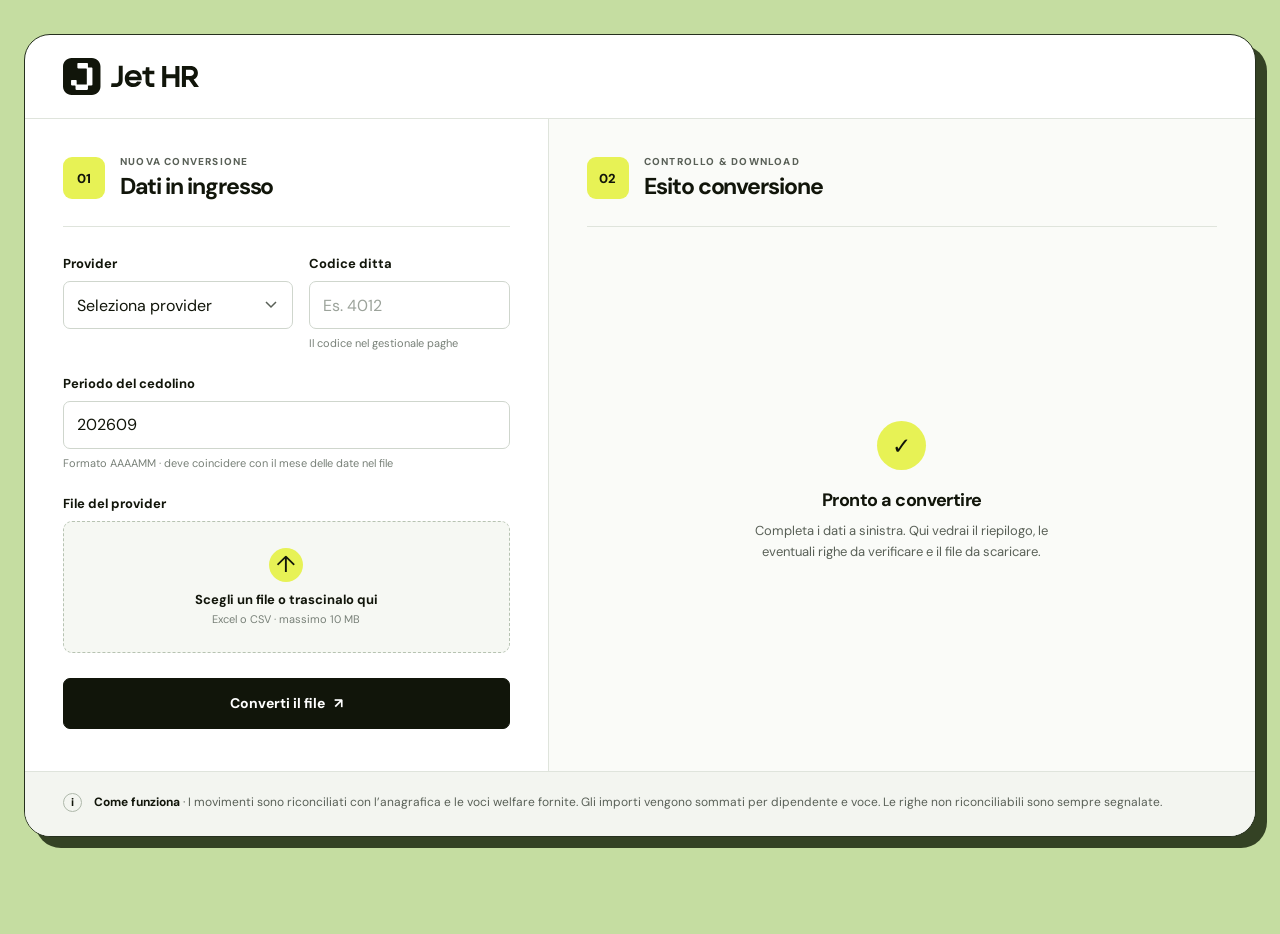
<file: docs/index.html>
<!doctype html>
<html lang="it">
<head>
  <meta charset="utf-8">
  <meta name="viewport" content="width=device-width, initial-scale=1">
  <meta name="theme-color" content="#c5dda1">
  <title>Conversione file</title>
  <link rel="icon" type="image/svg+xml" href="static/favicon.svg?v=803c724161dd">
  <link rel="stylesheet" href="static/styles.css?v=803c724161dd">
  <script>window.CONVERSION_MODE = "browser"; window.APP_VERSION = "803c724161dd";</script>
  <script src="static/app.js?v=803c724161dd" defer></script>
</head>
<body>
  <div class="site-shell">
    <header class="brand-header">
      <img class="brand-logo" src="static/jet-hr-logo.svg?v=803c724161dd" alt="Jet HR" width="142" height="39">
    </header>
    <main class="app-main">
      <div class="workspace">
        <section class="panel form-panel" aria-labelledby="form-title">
          <div class="panel-heading">
            <span class="step-number">01</span>
            <div><div class="section-kicker">NUOVA CONVERSIONE</div><h2 id="form-title">Dati in ingresso</h2></div>
          </div>
          <form id="conversion-form" novalidate>
            <div class="field-row">
              <div class="field">
                <label for="provider">Provider</label>
                <select id="provider" name="provider" required>
                  <option value="" selected disabled>Seleziona provider</option>
                  <option value="A" data-extension=".xlsx" data-company="4012">Provider A · Excel</option>
                  <option value="B" data-extension=".csv" data-company="4027">Provider B · CSV</option>
                  <option value="C" data-extension=".xls" data-company="4041">Provider C · Excel legacy</option>
                  <option value="D" data-extension=".csv" data-company="4093">Provider D · CSV</option>
                  <option value="E" data-extension=".xlsx" data-company="4131">Provider E · Excel</option>
                  <option value="F" data-extension=".csv" data-company="4093">Provider F · CSV</option>
                </select>
              </div>
              <div class="field">
                <label for="company">Codice ditta</label>
                <input id="company" name="company" inputmode="numeric" autocomplete="off" maxlength="6" pattern="[0-9]{1,6}" placeholder="Es. 4012" required>
                <small id="company-hint">Il codice nel gestionale paghe</small>
              </div>
            </div>
            <div class="field">
              <label for="period">Periodo del cedolino</label>
              <input id="period" name="period" inputmode="numeric" autocomplete="off" maxlength="6" pattern="[0-9]{6}" value="202609" required>
              <small>Formato AAAAMM · deve coincidere con il mese delle date nel file</small>
            </div>
            <div class="field upload-field">
              <label for="file">File del provider</label>
              <label class="dropzone" id="dropzone" for="file">
                <input id="file" name="file" type="file" accept=".xlsx,.xls,.csv" required>
                <span class="upload-icon" aria-hidden="true">↑</span>
                <span class="upload-main" id="file-name">Scegli un file o trascinalo qui</span>
                <span class="upload-sub" id="file-hint">Excel o CSV · massimo 10 MB</span>
              </label>
            </div>
            <button class="primary-button" id="convert-button" type="submit"><span id="button-label">Converti il file</span><span aria-hidden="true">↗</span></button>
          </form>
        </section>

        <section class="panel result-panel" aria-labelledby="result-title">
          <div class="panel-heading">
            <span class="step-number">02</span>
            <div><div class="section-kicker">CONTROLLO &amp; DOWNLOAD</div><h2 id="result-title">Esito conversione</h2></div>
          </div>
          <div id="empty-result" class="empty-result">
            <h3>Pronto a convertire</h3>
            <p>Completa i dati a sinistra. Qui vedrai il riepilogo, le eventuali righe da verificare e il file da scaricare.</p>
          </div>
          <div id="error-result" class="error-result hidden" role="alert"></div>
          <div id="conversion-result" class="conversion-result hidden" aria-live="polite">
            <div id="status-banner" class="status-banner"></div>
            <div class="metrics">
              <div><strong id="input-count">0</strong><span>movimenti letti</span></div>
              <div><strong id="converted-count">0</strong><span>convertiti</span></div>
              <div><strong id="output-count">0</strong><span>righe nel TXT</span></div>
            </div>
            <div class="download-box">
              <div class="download-icon" aria-hidden="true">TXT</div>
              <div class="download-copy"><strong id="output-filename"></strong><span>Tracciato ASCII · 38 caratteri per record</span></div>
              <button id="download-button" type="button" class="download-button">Scarica <span aria-hidden="true">↓</span></button>
            </div>
            <div id="issues-section" class="issues-section hidden">
              <div class="issues-heading"><h3>Righe con errori <span id="issues-count"></span></h3><button id="issues-download" type="button">Scarica scarti CSV ↓</button></div>
              <div class="issues-table-wrap"><table><thead><tr><th>Riga</th><th>Dipendente / CF</th><th>Problema</th></tr></thead><tbody id="issues-body"></tbody></table></div>
            </div>
            <div id="warnings-section" class="issues-section hidden">
              <div class="issues-heading"><h3>Avvisi su righe convertite <span id="warnings-count"></span></h3><button id="warnings-download" type="button">Scarica avvisi CSV ↓</button></div>
              <div class="issues-table-wrap"><table><thead><tr><th>Riga</th><th>Dipendente / CF</th><th>Segnalazione</th></tr></thead><tbody id="warnings-body"></tbody></table></div>
            </div>
          </div>
        </section>
      </div>

      <aside class="process-note"><span class="note-symbol" aria-hidden="true">i</span><p><strong>Come funziona</strong> · I movimenti sono riconciliati con l’anagrafica e le voci welfare fornite. Gli importi vengono sommati per dipendente e voce. Le righe non riconciliabili sono sempre segnalate.</p></aside>
    </main>
  </div>
</body>
</html>
</file>
<file: docs/static/styles.css>
@import url('https://fonts.googleapis.com/css2?family=DM+Sans:wght@400;500;600;700;800&display=swap');

:root {
  color-scheme: light;
  font-family: 'DM Sans', Arial, sans-serif;
  font-synthesis: none;
  color: #11150a;
  background: #c5dda1;
  --ink: #11150a;
  --ink-soft: #596057;
  --muted: #788078;
  --line: #dfe4dc;
  --soft: #f6f8f3;
  --lime: #e7f255;
}

* { box-sizing: border-box; }
body { margin: 0; min-height: 100vh; }
button, input, select { font: inherit; }
button { cursor: pointer; }
.hidden { display: none !important; }

.site-shell {
  width: min(1280px, calc(100% - 48px));
  margin: 34px auto 60px;
  overflow: hidden;
  background: #fff;
  border: 1px solid #26301e;
  border-radius: 26px;
  box-shadow: 11px 11px 0 #344224;
}
.brand-header {
  display: flex;
  align-items: center;
  min-height: 84px;
  padding: 20px 38px;
  border-bottom: 1px solid var(--line);
}
.brand-logo { display: block; width: 136px; height: auto; }
.workspace { display: grid; grid-template-columns: minmax(0, .85fr) minmax(0, 1.15fr); }
.panel { min-width: 0; padding: 36px 38px 42px; }
.form-panel { background: #fff; }
.result-panel { display: flex; flex-direction: column; background: #fafbf8; border-left: 1px solid var(--line); }
.panel-heading { display: flex; align-items: center; gap: 15px; padding-bottom: 25px; margin-bottom: 28px; border-bottom: 1px solid var(--line); }
.step-number { display: grid; place-items: center; flex: 0 0 auto; width: 42px; height: 42px; border-radius: 9px; background: var(--lime); color: var(--ink); font-size: 13px; font-weight: 800; }
.section-kicker { margin-bottom: 3px; color: var(--ink-soft); font-size: 10px; font-weight: 800; letter-spacing: .12em; }
h2, h3, p { margin-top: 0; }
h2, h3 { font-family: inherit; }
h2 { margin-bottom: 0; color: var(--ink); font-size: 23px; font-weight: 700; letter-spacing: -.045em; }

.field-row { display: grid; grid-template-columns: 1.15fr 1fr; gap: 16px; }
.field { margin-bottom: 23px; }
.field > label:first-child { display: block; margin-bottom: 9px; color: var(--ink); font-size: 13px; font-weight: 700; }
.field input:not([type=file]), .field select {
  width: 100%;
  height: 48px;
  padding: 0 13px;
  color: var(--ink);
  background: #fff;
  border: 1px solid #cfd6cd;
  border-radius: 7px;
  outline: none;
  transition: border-color .2s, box-shadow .2s;
}
.field input:not([type=file]):focus, .field select:focus, .dropzone:focus-within {
  border-color: var(--ink);
  box-shadow: 0 0 0 3px rgba(231, 242, 85, .55);
}
.field input::placeholder { color: #9ca39b; }
.field small { display: block; margin-top: 7px; color: var(--muted); font-size: 11px; line-height: 1.45; }
.field select {
  appearance: none;
  padding-right: 32px;
  background-image: url("data:image/svg+xml,%3Csvg xmlns='http://www.w3.org/2000/svg' width='12' height='8' viewBox='0 0 12 8'%3E%3Cpath d='m1 1 5 5 5-5' fill='none' stroke='%23596057' stroke-width='1.5'/%3E%3C/svg%3E");
  background-repeat: no-repeat;
  background-position: right 15px center;
}
.upload-field { margin-bottom: 25px; }
.dropzone {
  display: flex;
  flex-direction: column;
  align-items: center;
  justify-content: center;
  min-height: 132px;
  padding: 18px;
  text-align: center;
  background: var(--soft);
  border: 1.5px dashed #b7c3b2;
  border-radius: 9px;
  cursor: pointer;
  transition: background .2s, border-color .2s;
}
.dropzone:hover, .dropzone.dragging { background: #eef5e4; border-color: #71855e; }
.dropzone input { position: absolute; width: 1px; height: 1px; opacity: 0; }
.upload-icon { display: grid; place-items: center; width: 34px; height: 34px; margin-bottom: 9px; color: var(--ink); background: var(--lime); border-radius: 50%; font-size: 23px; line-height: 1; }
.upload-main { max-width: 100%; color: var(--ink); font-size: 13px; font-weight: 700; overflow-wrap: anywhere; }
.upload-sub { margin-top: 4px; color: var(--muted); font-size: 11px; }
.primary-button {
  display: flex;
  justify-content: center;
  align-items: center;
  gap: 9px;
  width: 100%;
  height: 51px;
  color: #fff;
  background: var(--ink);
  border: 1px solid var(--ink);
  border-radius: 7px;
  font-size: 14px;
  font-weight: 700;
  transition: background .2s, transform .2s;
}
.primary-button:hover:not(:disabled) { background: #303827; transform: translateY(-1px); }
.primary-button:disabled { opacity: .65; cursor: wait; }

.empty-result { display: flex; flex: 1; flex-direction: column; align-items: center; justify-content: center; min-height: 385px; padding: 25px; text-align: center; }
.empty-result::before { content: '✓'; display: grid; place-items: center; width: 49px; height: 49px; margin-bottom: 18px; color: var(--ink); background: var(--lime); border-radius: 50%; font-size: 23px; font-weight: 700; }
.empty-result h3 { margin-bottom: 8px; color: var(--ink); font-size: 18px; letter-spacing: -.03em; }
.empty-result p { max-width: 310px; margin-bottom: 0; color: var(--ink-soft); font-size: 13px; line-height: 1.65; }
.error-result { padding: 16px 18px; color: #8d3327; background: #fff1ec; border: 1px solid #e8b6ab; border-radius: 8px; font-size: 13px; line-height: 1.5; }
.status-banner { padding: 14px 16px; border-radius: 8px; font-size: 13px; font-weight: 600; line-height: 1.5; }
.status-banner.complete { color: #2d5e25; background: #e9f5df; }
.status-banner.partial { color: #923b2d; background: #fff0eb; }
.status-banner.attention { color: #795017; background: #fff3d9; }
.metrics { display: grid; grid-template-columns: repeat(3, 1fr); margin: 25px 0; overflow: hidden; background: #fff; border: 1px solid var(--line); border-radius: 8px; }
.metrics > div { min-width: 0; padding: 15px 9px 16px; text-align: center; }
.metrics > div + div { border-left: 1px solid var(--line); }
.metrics strong { display: block; color: var(--ink); font-size: 24px; font-weight: 800; letter-spacing: -.05em; }
.metrics span { color: var(--muted); font-size: 10px; }
.download-box { display: flex; align-items: center; gap: 12px; min-width: 0; padding: 14px; background: #fff; border: 1px solid var(--line); border-radius: 8px; }
.download-icon { display: grid; place-items: center; flex: 0 0 auto; width: 40px; height: 44px; color: var(--ink); background: var(--lime); border-radius: 6px; font-size: 10px; font-weight: 800; letter-spacing: .05em; }
.download-copy { display: flex; flex-direction: column; gap: 4px; min-width: 0; }
.download-copy strong { color: var(--ink); font-size: 12px; overflow-wrap: anywhere; }
.download-copy span { color: var(--muted); font-size: 10px; line-height: 1.4; }
.download-button { flex: 0 0 auto; margin-left: auto; padding: 9px 11px; color: var(--ink); background: #fff; border: 1px solid var(--ink); border-radius: 6px; font-size: 11px; font-weight: 800; }
.download-button:hover:not(:disabled) { background: var(--lime); }
.download-button:disabled { opacity: .5; cursor: default; }
.issues-section { margin-top: 24px; }
.issues-heading { display: flex; justify-content: space-between; align-items: baseline; gap: 10px; margin-bottom: 10px; }
.issues-heading h3 { margin: 0; color: var(--ink); font-size: 14px; letter-spacing: -.02em; }
.issues-heading h3 span { color: #a64536; }
#warnings-section .issues-heading h3 span { color: #946219; }
.issues-heading button { padding: 2px; color: var(--ink); background: transparent; border: 0; font-size: 11px; font-weight: 700; white-space: nowrap; text-decoration: underline; text-underline-offset: 2px; }
.issues-table-wrap { max-height: 223px; overflow: auto; border: 1px solid var(--line); border-radius: 8px; }
.issues-table-wrap table { width: 100%; min-width: 560px; table-layout: fixed; border-collapse: collapse; font-size: 11px; text-align: left; }
thead { position: sticky; top: 0; background: #eff2ec; }
th, td { padding: 9px 10px; vertical-align: top; }
.issues-table-wrap th:first-child { width: 52px; }
.issues-table-wrap th:nth-child(2) { width: 188px; }
th { color: var(--ink-soft); font-weight: 700; }
td { color: var(--ink-soft); border-top: 1px solid var(--line); }
td:nth-child(1) { color: var(--ink); font-weight: 700; }
.issue-person strong, .issue-person small { display: block; }
.issue-person strong { color: var(--ink); font-weight: 700; }
.issue-person small { margin-top: 3px; color: var(--muted); font-size: 10px; white-space: nowrap; }

.process-note { display: flex; gap: 12px; max-width: none; margin: 0; padding: 21px 38px 24px; color: var(--ink-soft); background: #f3f5f0; border-top: 1px solid var(--line); }
.note-symbol { display: grid; place-items: center; flex: 0 0 auto; width: 19px; height: 19px; color: var(--ink); border: 1px solid #aeb8aa; border-radius: 50%; font-size: 11px; font-weight: 800; }
.process-note p { margin: 0; font-size: 12px; line-height: 1.6; }
.process-note strong { color: var(--ink); }

@media (max-width: 860px) {
  .site-shell { width: min(700px, calc(100% - 28px)); margin: 18px auto 35px; box-shadow: 7px 7px 0 #344224; }
  .workspace { grid-template-columns: 1fr; }
  .result-panel { border-left: 0; border-top: 1px solid var(--line); }
  .empty-result { min-height: 260px; }
}
@media (max-width: 520px) {
  .site-shell { width: calc(100% - 16px); margin: 8px auto 18px; border-radius: 18px; box-shadow: none; }
  .brand-header { min-height: 70px; padding: 17px 22px; }
  .brand-logo { width: 115px; }
  .panel { padding: 26px 21px 30px; }
  .field-row { grid-template-columns: 1fr; gap: 0; }
  .download-box { flex-wrap: wrap; }
  .download-button { width: 100%; margin-top: 6px; }
  .process-note { padding: 19px 21px; }
}
</file>
